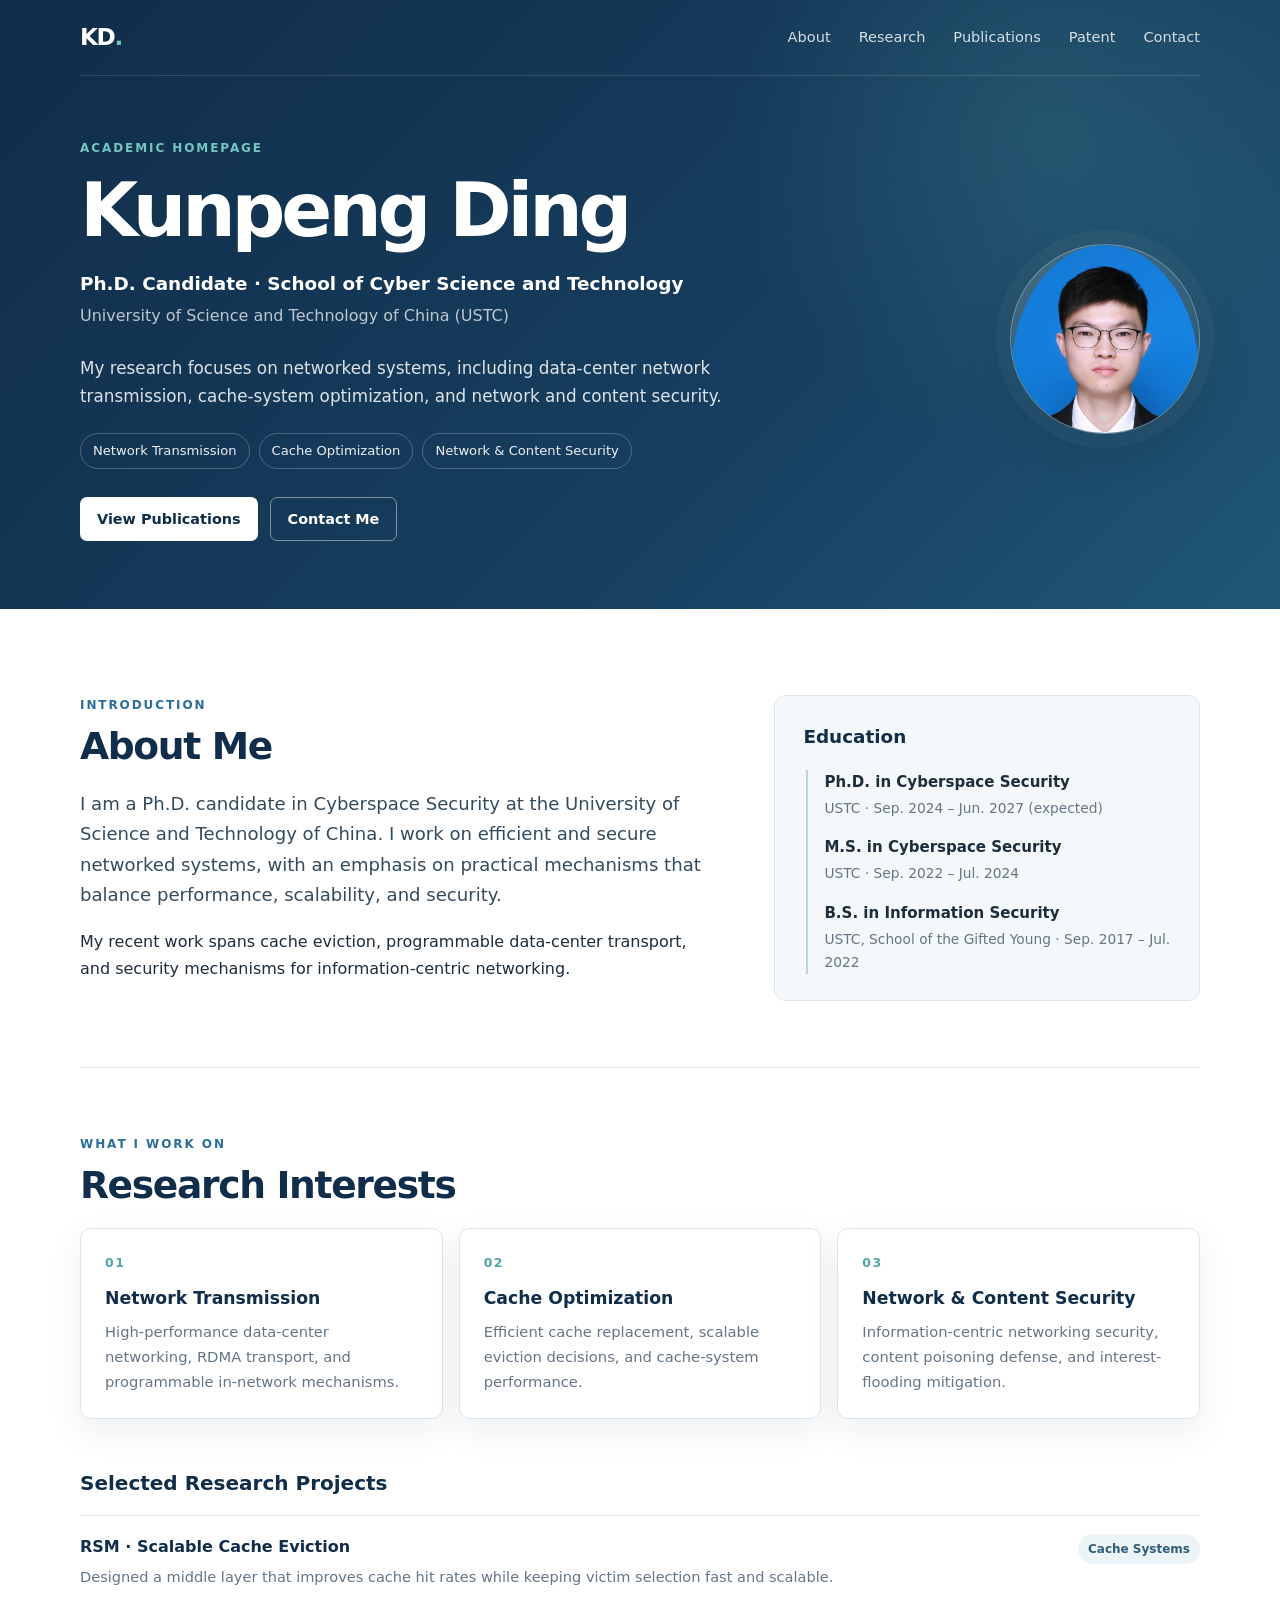
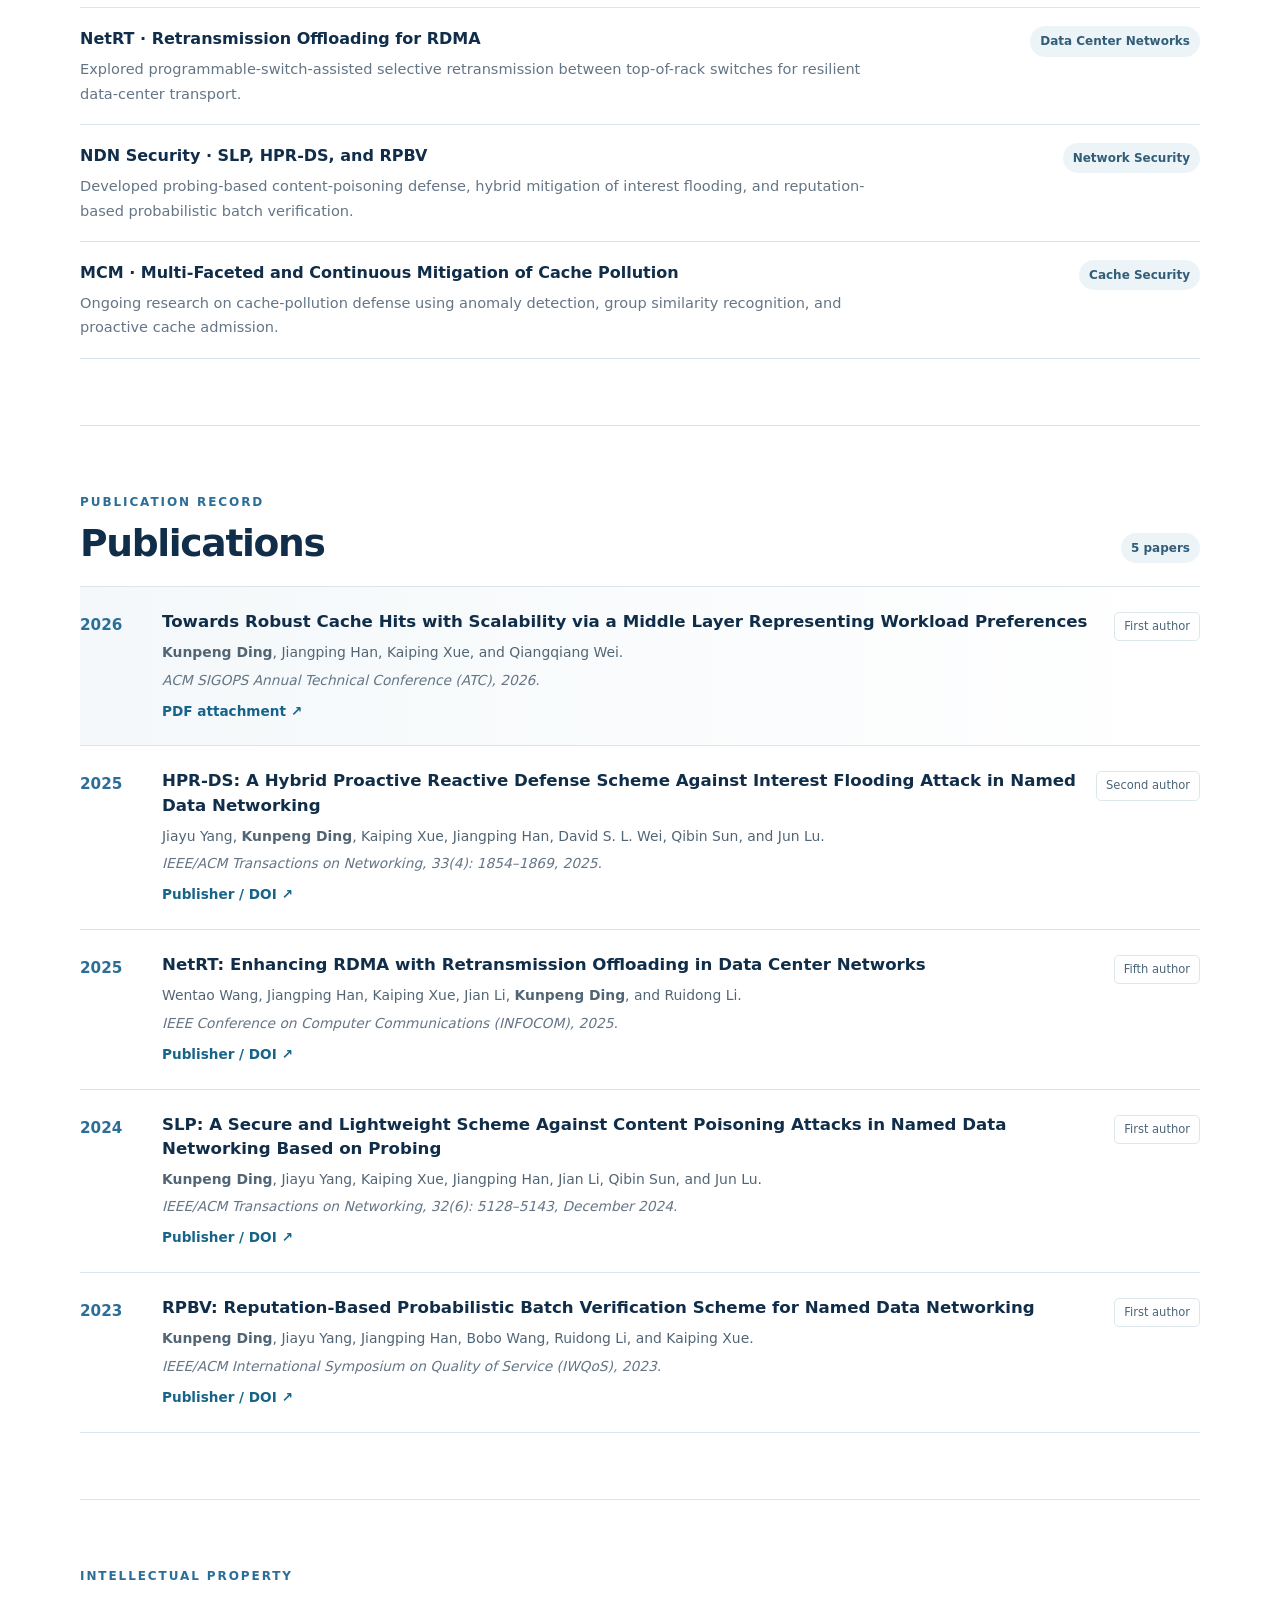
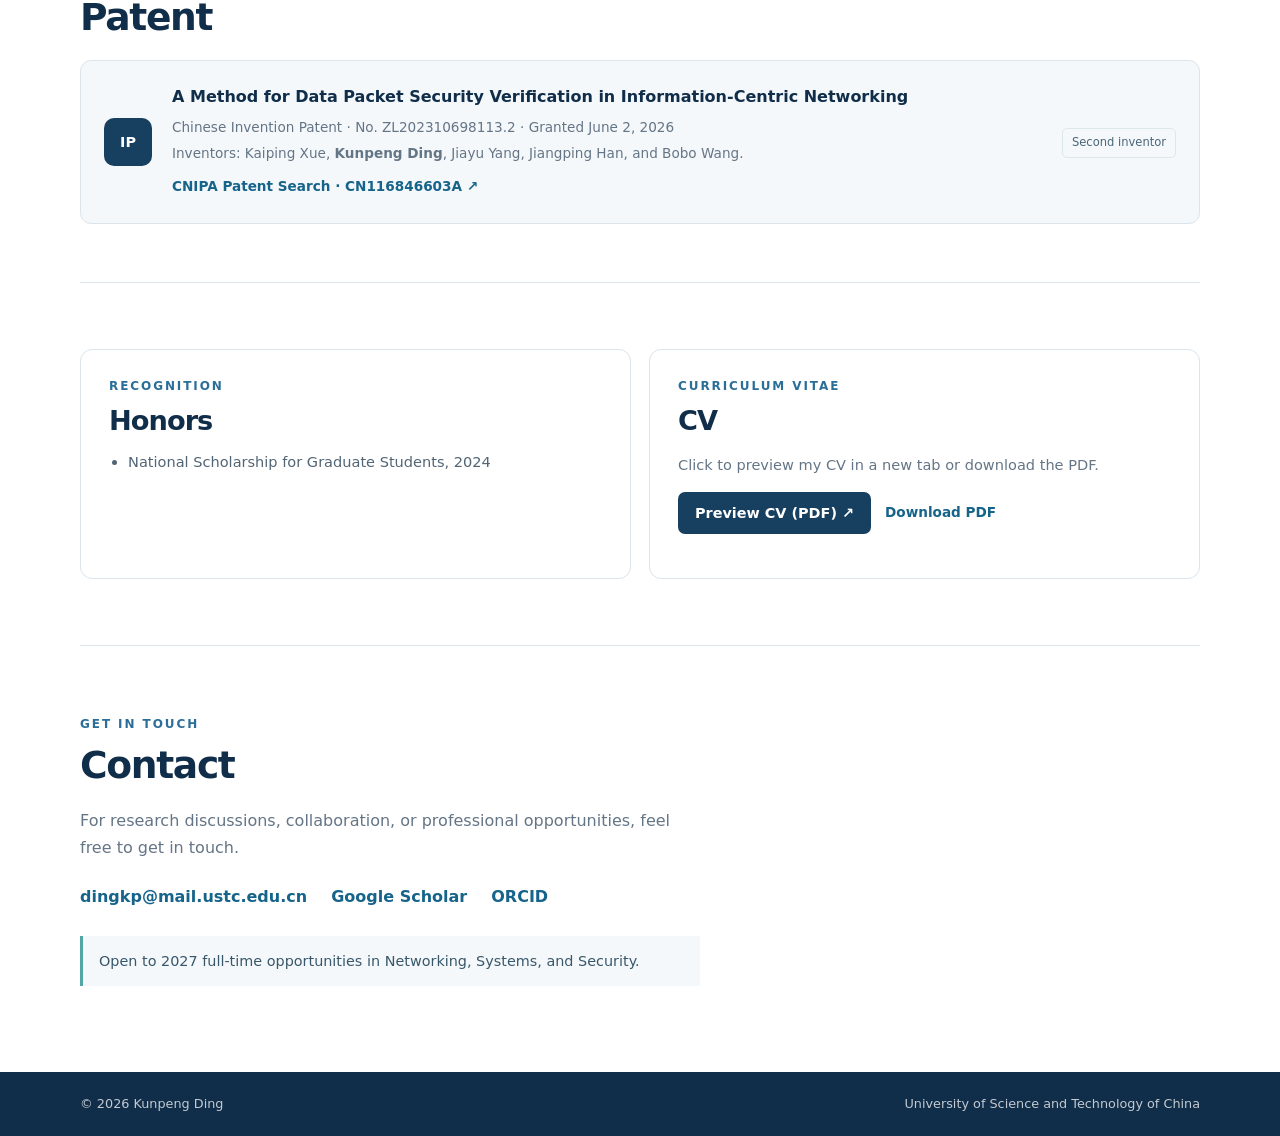
<file: public/index.html>
<!doctype html>
<html lang="en">
<head>
  <meta charset="utf-8">
  <meta name="viewport" content="width=device-width, initial-scale=1">
  <meta name="description" content="Kunpeng Ding — Ph.D. Candidate at the University of Science and Technology of China. Research in network transmission, cache-system optimization, and network and content security.">
  <meta name="theme-color" content="#102d49">
  <title>Kunpeng Ding | Academic Homepage</title>
  <link rel="icon" type="image/svg+xml" href="./assets/favicon.svg">
  <link rel="stylesheet" href="./style.css">
</head>
<body>
  <header class="site-header">
    <nav class="nav wrap" aria-label="Main navigation">
      <a class="brand" href="#top">KD<span>.</span></a>
      <div class="nav-links">
        <a href="#about">About</a>
        <a href="#research">Research</a>
        <a href="#publications">Publications</a>
        <a href="#patent">Patent</a>
        <a href="#contact">Contact</a>
      </div>
    </nav>

    <section class="hero wrap" id="top">
      <div class="hero-copy">
        <p class="eyebrow">ACADEMIC HOMEPAGE</p>
        <h1>Kunpeng Ding</h1>
        <p class="hero-role">Ph.D. Candidate · School of Cyber Science and Technology</p>
        <p class="hero-affiliation">University of Science and Technology of China (USTC)</p>
        <p class="hero-summary">
          My research focuses on networked systems, including data-center network
          transmission, cache-system optimization, and network and content security.
        </p>
        <div class="hero-tags" aria-label="Research areas">
          <span>Network Transmission</span>
          <span>Cache Optimization</span>
          <span>Network &amp; Content Security</span>
        </div>
        <div class="hero-actions">
          <a class="button button-light" href="#publications">View Publications</a>
          <a class="button button-outline" href="mailto:dingkp@mail.ustc.edu.cn">Contact Me</a>
        </div>
      </div>
      <div class="hero-mark">
        <img src="./assets/profile.jpg" alt="Portrait of Kunpeng Ding" fetchpriority="high">
      </div>
    </section>
  </header>

  <main class="wrap main-content">
    <section class="section about-grid" id="about">
      <div>
        <p class="section-kicker">INTRODUCTION</p>
        <h2>About Me</h2>
        <p class="lead">
          I am a Ph.D. candidate in Cyberspace Security at the University of Science and
          Technology of China. I work on efficient and secure networked systems, with an
          emphasis on practical mechanisms that balance performance, scalability, and security.
        </p>
        <p>
          My recent work spans cache eviction, programmable data-center
          transport, and security mechanisms for information-centric networking.
        </p>
      </div>
      <aside class="info-card">
        <h3>Education</h3>
        <div class="timeline-item">
          <strong>Ph.D. in Cyberspace Security</strong>
          <span>USTC · Sep. 2024 – Jun. 2027 (expected)</span>
        </div>
        <div class="timeline-item">
          <strong>M.S. in Cyberspace Security</strong>
          <span>USTC · Sep. 2022 – Jul. 2024</span>
        </div>
        <div class="timeline-item">
          <strong>B.S. in Information Security</strong>
          <span>USTC, School of the Gifted Young · Sep. 2017 – Jul. 2022</span>
        </div>
      </aside>
    </section>

    <section class="section" id="research">
      <p class="section-kicker">WHAT I WORK ON</p>
      <h2>Research Interests</h2>
      <div class="interest-grid">
        <article class="interest-card">
          <div class="interest-number">01</div>
          <h3>Network Transmission</h3>
          <p>High-performance data-center networking, RDMA transport, and programmable in-network mechanisms.</p>
        </article>
        <article class="interest-card">
          <div class="interest-number">02</div>
          <h3>Cache Optimization</h3>
          <p>Efficient cache replacement, scalable eviction decisions, and cache-system performance.</p>
        </article>
        <article class="interest-card">
          <div class="interest-number">03</div>
          <h3>Network &amp; Content Security</h3>
          <p>Information-centric networking security, content poisoning defense, and interest-flooding mitigation.</p>
        </article>
      </div>

      <div class="subsection">
        <h3>Selected Research Projects</h3>
        <div class="project-list">
          <article class="project-item">
            <div>
              <h4>RSM · Scalable Cache Eviction</h4>
              <p>Designed a middle layer that improves cache hit rates while keeping victim selection fast and scalable.</p>
            </div>
            <span class="project-tag">Cache Systems</span>
          </article>
          <article class="project-item">
            <div>
              <h4>NetRT · Retransmission Offloading for RDMA</h4>
              <p>Explored programmable-switch-assisted selective retransmission between top-of-rack switches for resilient data-center transport.</p>
            </div>
            <span class="project-tag">Data Center Networks</span>
          </article>
          <article class="project-item">
            <div>
              <h4>NDN Security · SLP, HPR-DS, and RPBV</h4>
              <p>Developed probing-based content-poisoning defense, hybrid mitigation of interest flooding, and reputation-based probabilistic batch verification.</p>
            </div>
            <span class="project-tag">Network Security</span>
          </article>
          <article class="project-item">
            <div>
              <h4>MCM · Multi-Faceted and Continuous Mitigation of Cache Pollution</h4>
              <p>Ongoing research on cache-pollution defense using anomaly detection, group similarity recognition, and proactive cache admission.</p>
            </div>
            <span class="project-tag">Cache Security</span>
          </article>
        </div>
      </div>
    </section>

    <section class="section" id="publications">
      <div class="section-heading">
        <div>
          <p class="section-kicker">PUBLICATION RECORD</p>
          <h2>Publications</h2>
        </div>
        <span class="count-pill">5 papers</span>
      </div>

      <div class="publication-list">
        <article class="publication featured">
          <div class="pub-year">2026</div>
          <div class="pub-body">
            <h3>Towards Robust Cache Hits with Scalability via a Middle Layer Representing Workload Preferences</h3>
            <p class="authors"><strong>Kunpeng Ding</strong>, Jiangping Han, Kaiping Xue, and Qiangqiang Wei.</p>
            <p class="venue">ACM SIGOPS Annual Technical Conference (ATC), 2026.</p>
            <div class="pub-links">
              <a class="text-link" href="./papers/ATC2026_RSM.pdf" target="_blank" rel="noopener">PDF attachment ↗</a>
            </div>
          </div>
          <span class="author-role">First author</span>
        </article>

        <article class="publication">
          <div class="pub-year">2025</div>
          <div class="pub-body">
            <h3>HPR-DS: A Hybrid Proactive Reactive Defense Scheme Against Interest Flooding Attack in Named Data Networking</h3>
            <p class="authors">Jiayu Yang, <strong>Kunpeng Ding</strong>, Kaiping Xue, Jiangping Han, David S. L. Wei, Qibin Sun, and Jun Lu.</p>
            <p class="venue">IEEE/ACM Transactions on Networking, 33(4): 1854–1869, 2025.</p>
            <div class="pub-links">
              <a class="text-link" href="https://doi.org/10.1109/TON.2025.3546547" target="_blank" rel="noopener">Publisher / DOI ↗</a>
            </div>
          </div>
          <span class="author-role">Second author</span>
        </article>

        <article class="publication">
          <div class="pub-year">2025</div>
          <div class="pub-body">
            <h3>NetRT: Enhancing RDMA with Retransmission Offloading in Data Center Networks</h3>
            <p class="authors">Wentao Wang, Jiangping Han, Kaiping Xue, Jian Li, <strong>Kunpeng Ding</strong>, and Ruidong Li.</p>
            <p class="venue">IEEE Conference on Computer Communications (INFOCOM), 2025.</p>
            <div class="pub-links">
              <a class="text-link" href="https://doi.org/10.1109/INFOCOM55648.2025.11044493" target="_blank" rel="noopener">Publisher / DOI ↗</a>
            </div>
          </div>
          <span class="author-role">Fifth author</span>
        </article>

        <article class="publication">
          <div class="pub-year">2024</div>
          <div class="pub-body">
            <h3>SLP: A Secure and Lightweight Scheme Against Content Poisoning Attacks in Named Data Networking Based on Probing</h3>
            <p class="authors"><strong>Kunpeng Ding</strong>, Jiayu Yang, Kaiping Xue, Jiangping Han, Jian Li, Qibin Sun, and Jun Lu.</p>
            <p class="venue">IEEE/ACM Transactions on Networking, 32(6): 5128–5143, December 2024.</p>
            <div class="pub-links">
              <a class="text-link" href="https://doi.org/10.1109/TNET.2024.3451231" target="_blank" rel="noopener">Publisher / DOI ↗</a>
            </div>
          </div>
          <span class="author-role">First author</span>
        </article>

        <article class="publication">
          <div class="pub-year">2023</div>
          <div class="pub-body">
            <h3>RPBV: Reputation-Based Probabilistic Batch Verification Scheme for Named Data Networking</h3>
            <p class="authors"><strong>Kunpeng Ding</strong>, Jiayu Yang, Jiangping Han, Bobo Wang, Ruidong Li, and Kaiping Xue.</p>
            <p class="venue">IEEE/ACM International Symposium on Quality of Service (IWQoS), 2023.</p>
            <div class="pub-links">
              <a class="text-link" href="https://doi.org/10.1109/IWQOS57198.2023.10188736" target="_blank" rel="noopener">Publisher / DOI ↗</a>
            </div>
          </div>
          <span class="author-role">First author</span>
        </article>
      </div>
    </section>

    <section class="section patent-section" id="patent">
      <p class="section-kicker">INTELLECTUAL PROPERTY</p>
      <h2>Patent</h2>
      <article class="patent-card">
        <div class="patent-icon">IP</div>
        <div class="patent-copy">
          <h3>A Method for Data Packet Security Verification in Information-Centric Networking</h3>
          <p>Chinese Invention Patent · No. ZL202310698113.2 · Granted June 2, 2026</p>
          <p class="authors">Inventors: Kaiping Xue, <strong>Kunpeng Ding</strong>, Jiayu Yang, Jiangping Han, and Bobo Wang.</p>
          <a class="text-link" href="https://pss-system.cponline.cnipa.gov.cn/conventionalSearch" target="_blank" rel="noopener">CNIPA Patent Search · CN116846603A ↗</a>
        </div>
        <span class="author-role">Second inventor</span>
      </article>
    </section>

    <section class="section bottom-grid">
      <div class="info-card honors-card">
        <p class="section-kicker">RECOGNITION</p>
        <h2>Honors</h2>
        <ul class="simple-list">
          <li>National Scholarship for Graduate Students, 2024</li>
        </ul>
      </div>
      <div class="info-card cv-card">
        <p class="section-kicker">CURRICULUM VITAE</p>
        <h2>CV</h2>
        <p>Click to preview my CV in a new tab or download the PDF.</p>
        <div class="cv-actions">
          <a class="button button-download" href="./cv-preview.html" target="_blank" rel="noopener">Preview CV (PDF) ↗</a>
          <a class="text-link" href="./cv.pdf" download>Download PDF</a>
        </div>
      </div>
    </section>

    <section class="contact-section" id="contact">
      <p class="section-kicker">GET IN TOUCH</p>
      <h2>Contact</h2>
      <p>For research discussions, collaboration, or professional opportunities, feel free to get in touch.</p>
      <div class="contact-links">
        <a href="mailto:dingkp@mail.ustc.edu.cn">dingkp@mail.ustc.edu.cn</a>
        <a href="https://scholar.google.com/citations?user=GgBCIJIAAAAJ&amp;hl=en" target="_blank" rel="noopener">Google Scholar</a>
        <a href="https://orcid.org/0000-0002-3073-4078" target="_blank" rel="noopener">ORCID</a>
      </div>
      <p class="opportunity">Open to 2027 full-time opportunities in Networking, Systems, and Security.</p>
    </section>
  </main>

  <footer class="footer">
    <div class="wrap footer-inner">
      <span>© 2026 Kunpeng Ding</span>
      <span>University of Science and Technology of China</span>
    </div>
  </footer>
</body>
</html>
</file>
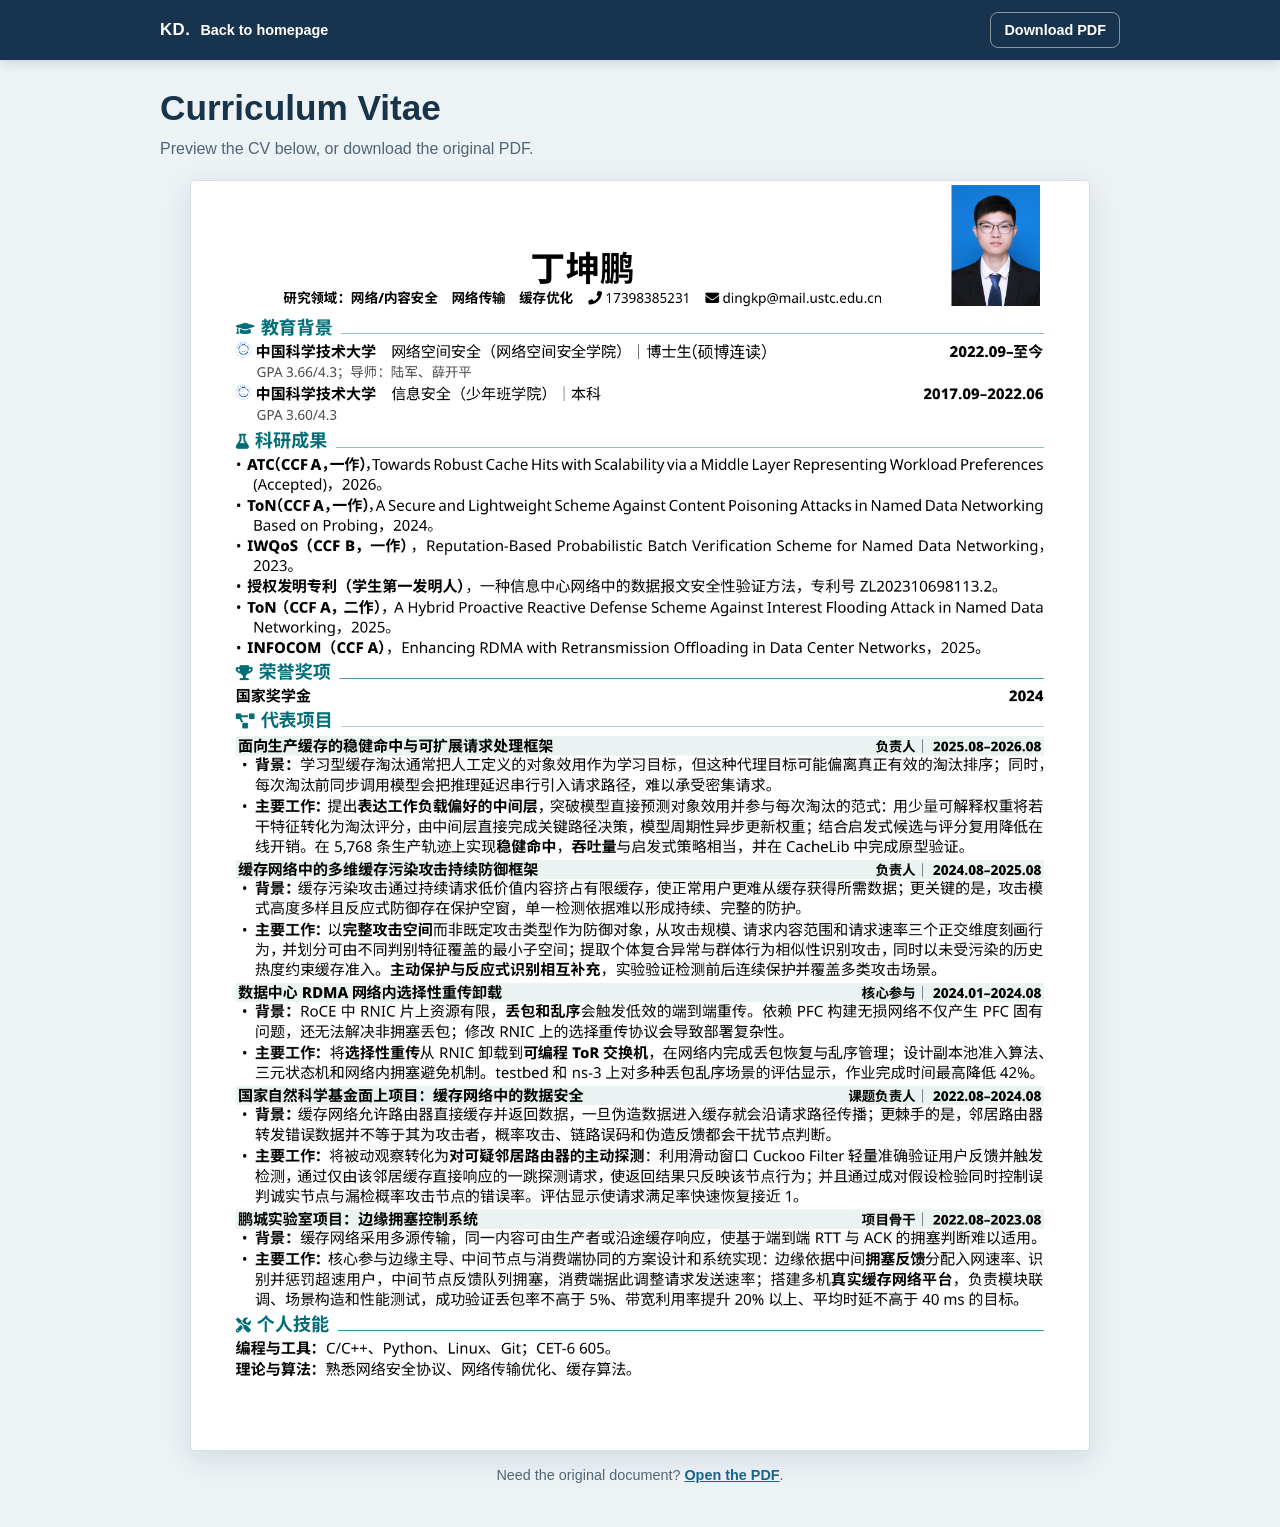
<file: public/cv-preview.html>
<!doctype html>
<html lang="en">
<head>
  <meta charset="utf-8">
  <meta name="viewport" content="width=device-width, initial-scale=1">
  <meta name="description" content="Preview Kunpeng Ding's CV.">
  <meta name="theme-color" content="#102d49">
  <title>CV Preview | Kunpeng Ding</title>
  <style>
    :root {
      color-scheme: light;
      font-family: Inter, -apple-system, BlinkMacSystemFont, "Segoe UI", sans-serif;
      color: #17344a;
      background: #edf2f5;
    }
    * { box-sizing: border-box; }
    body { margin: 0; min-width: 280px; }
    .toolbar {
      position: sticky;
      top: 0;
      z-index: 2;
      display: flex;
      justify-content: space-between;
      align-items: center;
      gap: 16px;
      padding: 12px max(18px, calc((100vw - 960px) / 2));
      background: rgba(16, 45, 73, .97);
      color: white;
      box-shadow: 0 2px 12px rgba(10, 32, 49, .15);
    }
    .toolbar a { color: inherit; font-size: .9rem; font-weight: 700; text-decoration: none; }
    .toolbar a:hover { text-decoration: underline; }
    .home-link { display: flex; align-items: center; gap: 10px; }
    .brand { font-size: 1.05rem !important; letter-spacing: .03em; }
    .download-link {
      padding: 9px 13px;
      border: 1px solid rgba(255,255,255,.48);
      border-radius: 8px;
      white-space: nowrap;
    }
    main { width: min(960px, calc(100% - 32px)); margin: 28px auto 44px; }
    h1 { margin: 0 0 8px; font-size: clamp(1.6rem, 4vw, 2.2rem); }
    .intro { margin: 0 0 18px; color: #526575; line-height: 1.6; }
    .cv-page { margin: 0; text-align: center; }
    .cv-page img {
      display: block;
      width: 100%;
      max-width: 900px;
      height: auto;
      margin: 0 auto;
      border: 1px solid #d5e0e7;
      border-radius: 4px;
      background: white;
      box-shadow: 0 8px 28px rgba(20, 46, 64, .12);
    }
    .original-link { margin: 16px 0 0; color: #526575; text-align: center; font-size: .9rem; }
    .original-link a { color: #17648b; font-weight: 700; }
    @media (max-width: 600px) {
      .toolbar { padding: 10px 12px; gap: 8px; }
      .toolbar a { font-size: .82rem; }
      main { width: calc(100% - 20px); margin-top: 20px; }
    }
  </style>
</head>
<body>
  <header class="toolbar">
    <a class="home-link" href="./index.html"><span class="brand">KD.</span><span>Back to homepage</span></a>
    <a class="download-link" href="./cv.pdf" download>Download PDF</a>
  </header>
  <main>
    <h1>Curriculum Vitae</h1>
    <p class="intro">Preview the CV below, or download the original PDF.</p>
    <figure class="cv-page">
      <img src="./assets/cv-page.webp" width="1489" height="2105" alt="One-page CV preview" fetchpriority="high" decoding="async">
    </figure>
    <p class="original-link">Need the original document? <a href="./cv.pdf" target="_blank" rel="noopener">Open the PDF</a>.</p>
  </main>
</body>
</html>
</file>
<file: public/style.css>
/* Kunpeng Ding — academic homepage
   Responsive, dependency-free stylesheet for Cloudflare Pages / GitHub Pages. */
:root {
  --navy: #102d49;
  --navy-2: #173f60;
  --blue: #2b6e98;
  --teal: #54a6a4;
  --ink: #1d2d3b;
  --muted: #647586;
  --line: #dce5ec;
  --surface: #f5f8fa;
  --white: #fff;
  --shadow: 0 12px 34px rgba(16, 45, 73, .08);
}
* { box-sizing: border-box; }
html { scroll-behavior: smooth; }
body {
  margin: 0;
  color: var(--ink);
  background: var(--white);
  font-family: Inter, ui-sans-serif, system-ui, -apple-system, BlinkMacSystemFont, "Segoe UI", Arial, sans-serif;
  line-height: 1.68;
  -webkit-font-smoothing: antialiased;
}
a { color: inherit; }
.wrap { width: min(1120px, calc(100% - 48px)); margin: 0 auto; }
.site-header {
  color: var(--white);
  background:
    radial-gradient(circle at 82% 22%, rgba(84,166,164,.22), transparent 28%),
    linear-gradient(135deg, #102d49 0%, #173f60 62%, #205777 100%);
  overflow: hidden;
}
.nav {
  min-height: 76px;
  display: flex;
  align-items: center;
  justify-content: space-between;
  border-bottom: 1px solid rgba(255,255,255,.14);
}
.brand {
  color: white;
  text-decoration: none;
  font-size: 1.45rem;
  font-weight: 800;
  letter-spacing: -.06em;
}
.brand span { color: #72c4bd; }
.nav-links { display: flex; gap: 28px; }
.nav-links a {
  color: rgba(255,255,255,.82);
  text-decoration: none;
  font-size: .91rem;
  transition: color .2s ease;
}
.nav-links a:hover { color: #fff; }
.hero {
  min-height: 425px;
  display: flex;
  align-items: center;
  justify-content: space-between;
  gap: 40px;
  padding-top: 62px;
  padding-bottom: 68px;
}
.hero-copy { max-width: 790px; }
.eyebrow, .section-kicker {
  margin: 0 0 12px;
  color: #75c6c0;
  font-size: .75rem;
  font-weight: 800;
  letter-spacing: .16em;
}
.hero h1 {
  margin: 0;
  font-size: clamp(2.7rem, 6vw, 4.7rem);
  line-height: 1.08;
  letter-spacing: -.055em;
}
.hero-role { margin: 18px 0 0; font-size: 1.15rem; font-weight: 650; }
.hero-affiliation { margin: 3px 0 0; color: rgba(255,255,255,.72); }
.hero-summary { max-width: 690px; margin: 24px 0 0; color: rgba(255,255,255,.86); font-size: 1.05rem; }
.hero-tags { display: flex; flex-wrap: wrap; gap: 9px; margin-top: 22px; }
.hero-tags span {
  padding: 6px 12px;
  border: 1px solid rgba(255,255,255,.24);
  border-radius: 999px;
  color: rgba(255,255,255,.92);
  font-size: .82rem;
}
.hero-actions { display: flex; gap: 12px; margin-top: 28px; }
.button {
  display: inline-flex;
  min-height: 42px;
  align-items: center;
  justify-content: center;
  padding: 9px 17px;
  border-radius: 7px;
  font-size: .9rem;
  font-weight: 700;
  text-decoration: none;
}
.button-light { color: var(--navy); background: #fff; }
.button-download { color: #fff; background: var(--navy-2); }
.button-outline { color: #fff; border: 1px solid rgba(255,255,255,.45); }
.button-disabled { color: #82909b; background: #e9eef2; cursor: not-allowed; }
.hero-mark {
  flex: 0 0 190px;
  width: 190px;
  height: 190px;
  display: grid;
  place-items: center;
  border: 1px solid rgba(255,255,255,.28);
  border-radius: 50%;
  overflow: hidden;
  color: rgba(255,255,255,.94);
  background: linear-gradient(145deg, rgba(255,255,255,.16), rgba(255,255,255,.04));
  box-shadow: 0 0 0 14px rgba(255,255,255,.035), 0 20px 55px rgba(0,0,0,.12);
  font-size: 3.2rem;
  font-weight: 750;
  letter-spacing: -.08em;
}
.hero-mark img {
  display: block;
  width: 100%;
  height: 100%;
  border-radius: 50%;
  object-fit: cover;
}
.main-content { padding-top: 20px; }
.section { padding: 66px 0; border-bottom: 1px solid var(--line); }
.section h2, .contact-section h2 {
  margin: 0 0 20px;
  color: var(--navy);
  font-size: clamp(1.8rem, 3vw, 2.35rem);
  line-height: 1.2;
  letter-spacing: -.035em;
}
.section-kicker { color: var(--blue); margin-bottom: 9px; }
.about-grid { display: grid; grid-template-columns: 1.35fr .9fr; gap: 56px; align-items: start; }
.lead { color: #344b5e; font-size: 1.13rem; }
.about-grid p:not(.section-kicker) { max-width: 700px; }
.info-card {
  padding: 26px 28px;
  border: 1px solid var(--line);
  border-radius: 12px;
  background: var(--surface);
}
.info-card h3 { margin: 0 0 17px; color: var(--navy); font-size: 1.15rem; }
.timeline-item { display: flex; flex-direction: column; gap: 2px; padding: 0 0 15px 16px; margin-left: 3px; border-left: 2px solid #b9d6dc; }
.timeline-item:last-child { padding-bottom: 0; }
.timeline-item strong { font-size: .94rem; }
.timeline-item span { color: var(--muted); font-size: .86rem; }
.interest-grid { display: grid; grid-template-columns: repeat(3, 1fr); gap: 16px; }
.interest-card {
  padding: 24px;
  border: 1px solid var(--line);
  border-radius: 11px;
  background: #fff;
  box-shadow: var(--shadow);
}
.interest-number { color: var(--teal); font-size: .78rem; font-weight: 800; letter-spacing: .12em; }
.interest-card h3 { margin: 10px 0 7px; color: var(--navy); font-size: 1.08rem; }
.interest-card p { margin: 0; color: var(--muted); font-size: .92rem; }
.subsection { margin-top: 48px; }
.subsection > h3 { color: var(--navy); font-size: 1.25rem; margin: 0 0 14px; }
.project-list { border-top: 1px solid var(--line); }
.project-item {
  display: flex;
  justify-content: space-between;
  align-items: flex-start;
  gap: 20px;
  padding: 18px 0;
  border-bottom: 1px solid var(--line);
}
.project-item h4 { margin: 0 0 4px; color: var(--navy); font-size: 1rem; }
.project-item p { margin: 0; max-width: 800px; color: var(--muted); font-size: .91rem; }
.project-tag, .count-pill {
  flex: 0 0 auto;
  padding: 5px 10px;
  border-radius: 999px;
  color: #315d78;
  background: #edf4f7;
  font-size: .75rem;
  font-weight: 700;
}
.section-heading { display: flex; align-items: end; justify-content: space-between; gap: 20px; }
.count-pill { margin-bottom: 23px; }
.publication-list { border-top: 1px solid var(--line); }
.publication {
  display: grid;
  grid-template-columns: 62px minmax(0, 1fr) auto;
  gap: 20px;
  align-items: start;
  padding: 23px 0;
  border-bottom: 1px solid var(--line);
}
.publication.featured { background: linear-gradient(90deg, #f4f8fa, transparent); }
.pub-year { padding-top: 3px; color: var(--blue); font-weight: 800; font-size: .95rem; }
.pub-body h3 { margin: 0 0 7px; color: var(--navy); font-size: 1.04rem; line-height: 1.45; }
.authors { margin: 0; color: #526575; font-size: .87rem; }
.venue { margin: 4px 0 8px; color: var(--muted); font-size: .86rem; font-style: italic; }
.author-role {
  margin-top: 2px;
  padding: 4px 9px;
  border: 1px solid #dce7ec;
  border-radius: 5px;
  color: #4b6678;
  font-size: .72rem;
  white-space: nowrap;
}
.pub-links { display: flex; gap: 16px; }
.text-link { color: #17648b; font-size: .85rem; font-weight: 750; text-decoration: none; }
.text-link:hover { text-decoration: underline; }
.note, .small-note { color: var(--muted); font-size: .82rem; }
.note { margin: 17px 0 0; }
.patent-section { padding-bottom: 58px; }
.patent-card {
  display: flex;
  align-items: center;
  gap: 20px;
  padding: 23px;
  border: 1px solid var(--line);
  border-radius: 11px;
  background: var(--surface);
}
.patent-icon {
  flex: 0 0 48px;
  width: 48px;
  height: 48px;
  display: grid;
  place-items: center;
  border-radius: 10px;
  color: #fff;
  background: var(--navy-2);
  font-size: .9rem;
  font-weight: 800;
}
.patent-copy { flex: 1; }
.patent-copy h3 { margin: 0 0 5px; color: var(--navy); font-size: 1rem; }
.patent-copy p { margin: 3px 0; color: var(--muted); font-size: .85rem; }
.patent-copy .text-link { display: inline-block; margin-top: 8px; }
.bottom-grid { display: grid; grid-template-columns: 1fr 1fr; gap: 18px; }
.bottom-grid .info-card h2 { font-size: 1.7rem; margin-bottom: 12px; }
.honors-card, .cv-card { background: #fff; }
.simple-list { margin: 0; padding-left: 19px; color: #526575; font-size: .91rem; }
.simple-list li + li { margin-top: 6px; }
.cv-card > p:not(.section-kicker) { color: var(--muted); font-size: .91rem; }
.cv-card .button { margin-top: 4px; }
.cv-actions { display: flex; flex-wrap: wrap; align-items: center; gap: 14px; margin: 8px 0 18px; }
.cv-actions .button { margin-top: 0; }
.small-note { margin-bottom: 0; font-size: .76rem !important; }
.contact-section { padding: 68px 0 72px; }
.contact-section > p:not(.section-kicker) { max-width: 620px; color: var(--muted); }
.contact-links { display: flex; flex-wrap: wrap; gap: 12px 24px; margin-top: 22px; }
.contact-links a { color: #17648b; font-weight: 700; text-decoration: none; }
.contact-links a:hover { text-decoration: underline; }
.opportunity { margin-top: 25px; padding: 13px 16px; border-left: 3px solid var(--teal); background: var(--surface); color: #38576b !important; font-size: .9rem; }
.footer { color: rgba(255,255,255,.75); background: var(--navy); font-size: .8rem; }
.footer-inner { min-height: 64px; display: flex; align-items: center; justify-content: space-between; gap: 16px; }
code { padding: 2px 5px; border-radius: 4px; background: #eef2f5; font-size: .8em; }
@media (max-width: 760px) {
  .wrap { width: min(100% - 32px, 600px); }
  .nav { min-height: 66px; }
  .nav-links { gap: 12px; }
  .nav-links a { font-size: .77rem; }
  .hero { min-height: auto; flex-direction: column-reverse; align-items: stretch; padding: 54px 0; }
  .hero-mark { flex: 0 0 132px; width: 132px; height: 132px; align-self: center; }
  .about-grid, .interest-grid, .bottom-grid { grid-template-columns: 1fr; }

  .about-grid { gap: 25px; }
  .section { padding: 48px 0; }
  .publication { grid-template-columns: 48px minmax(0, 1fr); gap: 12px; }
  .author-role { grid-column: 2; justify-self: start; margin-top: -5px; }
  .patent-card { align-items: flex-start; flex-wrap: wrap; }
  .patent-card .author-role { margin-left: 68px; }
}
@media (max-width: 460px) {
  .nav-links { gap: 9px; }
  .nav-links a { font-size: .7rem; }
  .hero h1 { font-size: 2.65rem; }
  .hero-actions { flex-wrap: wrap; }
  .project-item { flex-direction: column; gap: 8px; }
  .footer-inner { padding: 15px 0; flex-direction: column; align-items: flex-start; }
}
@media (prefers-reduced-motion: reduce) {
  html { scroll-behavior: auto; }
  * { transition: none !important; }
}
</file>
